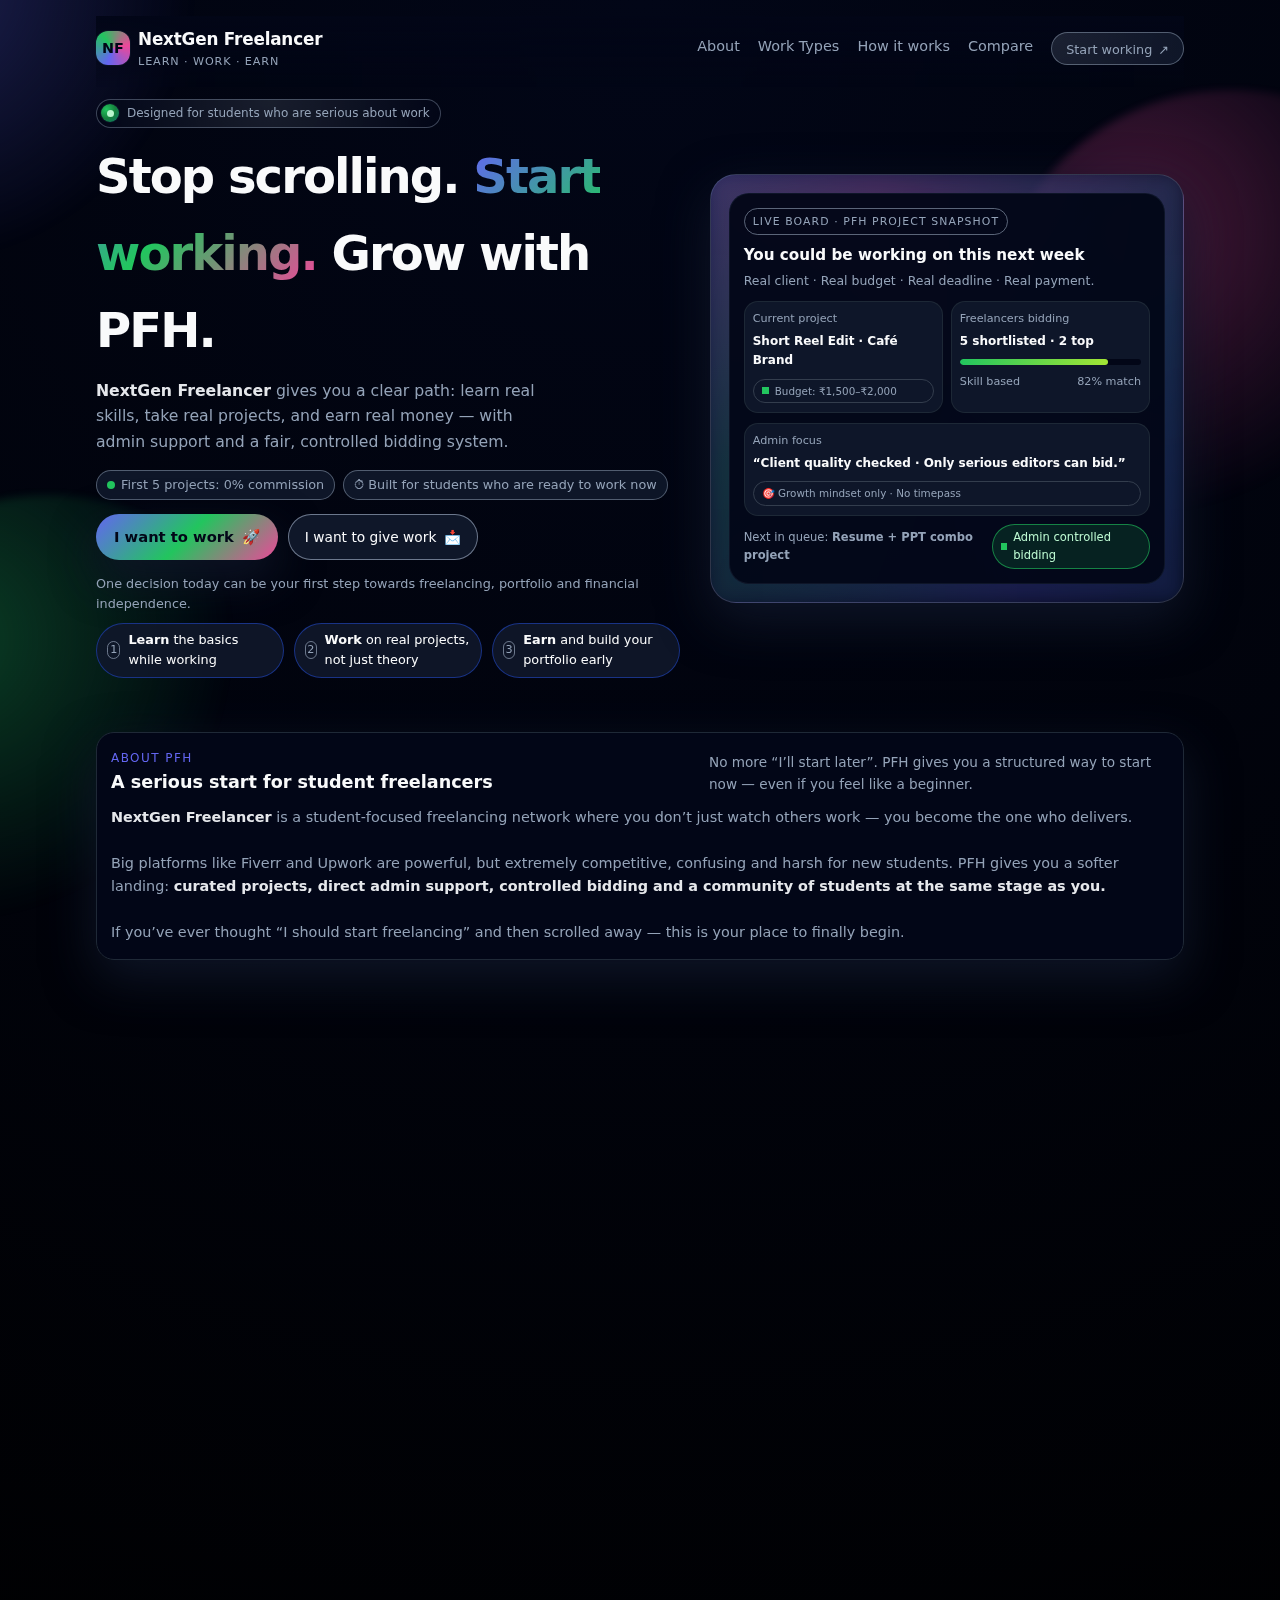
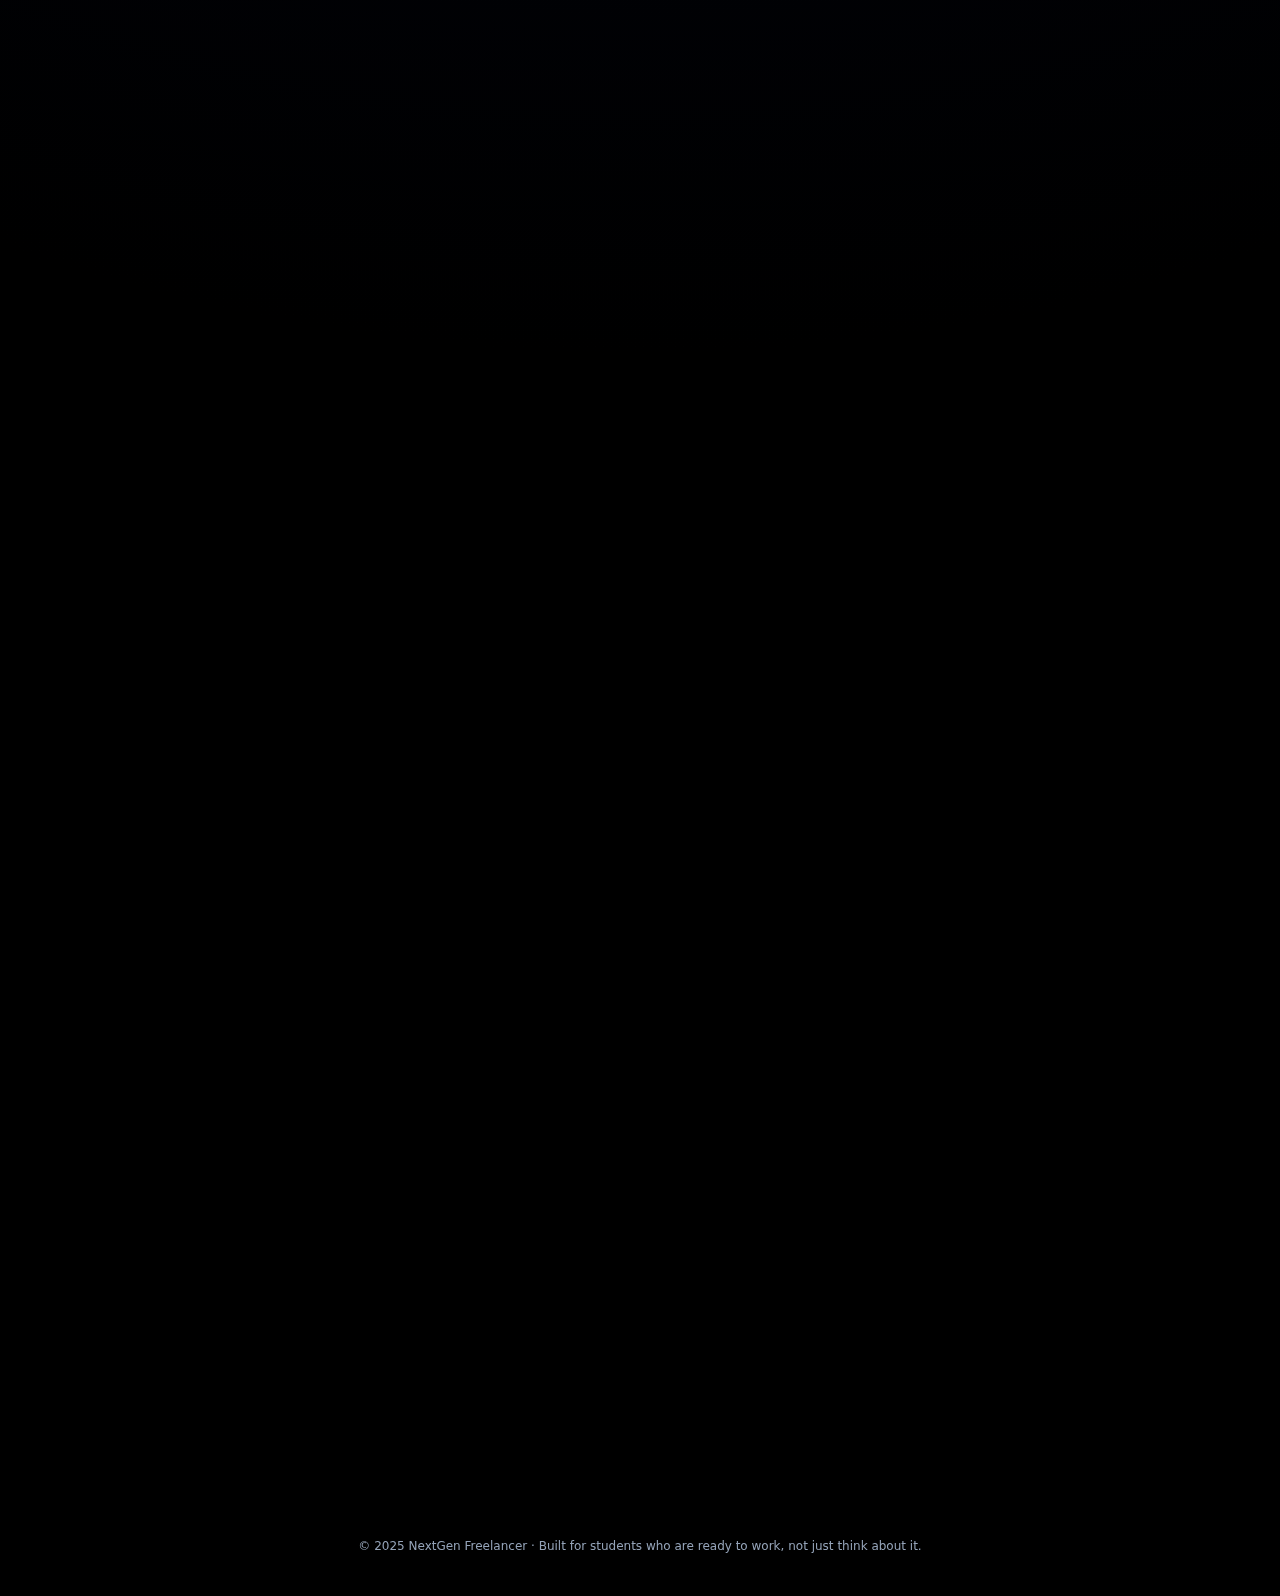
<file: D.HTML>
<!DOCTYPE html>
<html lang="en">
<head>
  <meta charset="UTF-8" />
  <title>NextGen Freelancer | Learn. Work. Earn.</title>
  <meta name="viewport" content="width=device-width, initial-scale=1.0" />
  <meta
    name="description"
    content="NextGen Freelancer is a student-powered freelancing network that helps college students start working on real projects, earn money and build their portfolio."
  />
  <style>
    :root {
      --bg: #020617;
      --card: #020617;
      --panel: #020617;
      --accent: #6366f1;
      --accent-2: #22c55e;
      --accent-soft: rgba(99, 102, 241, 0.12);
      --text-main: #f9fafb;
      --text-muted: #94a3b8;
      --border: #1f2937;
      --radius-lg: 18px;
      --radius-pill: 999px;
      --shadow-soft: 0 18px 50px rgba(15, 23, 42, 0.9);
      --gradient-main: linear-gradient(135deg, #6366f1, #22c55e, #ec4899);
    }

    * {
      box-sizing: border-box;
      margin: 0;
      padding: 0;
    }

    html {
      scroll-behavior: smooth;
    }

    body {
      font-family: system-ui, -apple-system, BlinkMacSystemFont, "SF Pro Text",
        "Segoe UI", sans-serif;
      background: radial-gradient(circle at top, #020617 0, #000 60%);
      color: var(--text-main);
      line-height: 1.6;
      min-height: 100vh;
      overflow-x: hidden;
      position: relative;
    }

    /* Background glow blobs */
    .blob {
      position: fixed;
      width: 480px;
      height: 480px;
      border-radius: 50%;
      background: radial-gradient(circle at 30% 30%, #6366f1, transparent 60%);
      opacity: 0.3;
      filter: blur(4px);
      pointer-events: none;
      z-index: -2;
      animation: float 22s ease-in-out infinite alternate;
    }
    .blob.blob-2 {
      background: radial-gradient(circle at 30% 30%, #22c55e, transparent 60%);
      top: 55%;
      left: -15%;
      animation-duration: 28s;
    }
    .blob.blob-3 {
      background: radial-gradient(circle at 30% 30%, #ec4899, transparent 60%);
      top: 10%;
      right: -15%;
      animation-duration: 26s;
    }
    @keyframes float {
      0% { transform: translate3d(0, 0, 0) scale(1); }
      50% { transform: translate3d(40px, -20px, 0) scale(1.05); }
      100% { transform: translate3d(-20px, 30px, 0) scale(0.97); }
    }

    .page {
      max-width: 1120px;
      margin: 0 auto;
      padding: 16px 16px 40px;
    }

    /* NAVBAR */
    .nav {
      display: flex;
      align-items: center;
      justify-content: space-between;
      padding: 10px 0 16px;
      position: sticky;
      top: 0;
      z-index: 40;
      backdrop-filter: blur(18px);
      background: linear-gradient(
        to bottom,
        rgba(2, 6, 23, 0.96),
        rgba(2, 6, 23, 0.6),
        transparent
      );
    }
    .logo {
      display: flex;
      align-items: center;
      gap: 8px;
    }
    .logo-mark {
      width: 34px;
      height: 34px;
      border-radius: 12px;
      background-image: conic-gradient(
        from 200deg,
        #6366f1,
        #22c55e,
        #ec4899,
        #6366f1
      );
      display: flex;
      align-items: center;
      justify-content: center;
      color: #020617;
      font-weight: 800;
      font-size: 0.9rem;
      box-shadow: 0 0 0 1px rgba(15, 23, 42, 0.75);
    }
    .logo-text-main {
      font-size: 1.05rem;
      font-weight: 700;
      letter-spacing: -0.01em;
    }
    .logo-text-sub {
      font-size: 0.7rem;
      color: var(--text-muted);
      text-transform: uppercase;
      letter-spacing: 0.08em;
    }
    .nav-links {
      display: flex;
      align-items: center;
      gap: 18px;
      font-size: 0.9rem;
    }
    .nav-links a {
      text-decoration: none;
      color: var(--text-muted);
      position: relative;
      padding-bottom: 3px;
      transition: color 0.18s;
    }
    .nav-links a::after {
      content: "";
      position: absolute;
      left: 0;
      bottom: 0;
      width: 0;
      height: 2px;
      border-radius: 999px;
      background: var(--gradient-main);
      transition: width 0.2s ease-out;
    }
    .nav-links a:hover {
      color: var(--text-main);
    }
    .nav-links a:hover::after {
      width: 100%;
    }
    .btn-nav {
      padding: 7px 14px;
      border-radius: var(--radius-pill);
      border: 1px solid rgba(148, 163, 184, 0.5);
      background: radial-gradient(
        circle at top left,
        rgba(148, 163, 184, 0.18),
        rgba(15, 23, 42, 0.95)
      );
      color: var(--text-main);
      font-size: 0.8rem;
      text-decoration: none;
      display: flex;
      align-items: center;
      gap: 6px;
      transition: border-color 0.18s, transform 0.08s, box-shadow 0.18s,
        background 0.18s;
    }
    .btn-nav:hover {
      border-color: var(--accent);
      transform: translateY(-1px);
      box-shadow: 0 14px 40px rgba(15, 23, 42, 0.9);
      background: radial-gradient(
        circle at top left,
        rgba(99, 102, 241, 0.25),
        rgba(15, 23, 42, 1)
      );
    }
    .nav-toggle {
      display: none;
      border-radius: var(--radius-pill);
      border: 1px solid rgba(148, 163, 184, 0.5);
      background: rgba(15, 23, 42, 0.96);
      padding: 6px 8px;
      cursor: pointer;
    }
    .nav-toggle span {
      display: block;
      width: 18px;
      height: 2px;
      background: #e5e7eb;
      margin: 3px 0;
      border-radius: 999px;
      transition: transform 0.2s, opacity 0.2s;
    }
    .nav-links-mobile {
      display: none;
      flex-direction: column;
      gap: 10px;
      margin-top: 8px;
      background: rgba(15, 23, 42, 0.96);
      border-radius: 14px;
      padding: 10px 12px;
      border: 1px solid rgba(31, 41, 55, 0.9);
    }
    .nav-links-mobile a {
      color: var(--text-muted);
      font-size: 0.9rem;
      text-decoration: none;
      padding: 4px 2px;
    }
    .nav-links-mobile a:hover {
      color: var(--text-main);
    }

    /* HERO */
    .hero {
      display: grid;
      grid-template-columns: minmax(0, 3.2fr) minmax(0, 2.6fr);
      gap: 30px;
      align-items: center;
      padding: 12px 0 26px;
    }
    .pill {
      display: inline-flex;
      align-items: center;
      gap: 8px;
      padding: 4px 10px 4px 4px;
      border-radius: var(--radius-pill);
      border: 1px solid rgba(148, 163, 184, 0.4);
      background: radial-gradient(
        circle at top,
        rgba(148, 163, 184, 0.16),
        rgba(2, 6, 23, 0.95)
      );
      font-size: 0.75rem;
      color: var(--text-muted);
      margin-bottom: 10px;
    }
    .pill-dot {
      width: 18px;
      height: 18px;
      border-radius: 999px;
      background: radial-gradient(
        circle at 30% 30%,
        #22c55e,
        #15803d,
        #0f766e
      );
      display: flex;
      align-items: center;
      justify-content: center;
      box-shadow: 0 0 0 1px rgba(15, 23, 42, 0.7);
    }
    .pill-dot-inner {
      width: 7px;
      height: 7px;
      border-radius: 999px;
      background: #bbf7d0;
      animation: ping 1.4s ease-out infinite;
    }
    @keyframes ping {
      0% { transform: scale(0.5); opacity: 1; }
      100% { transform: scale(1.9); opacity: 0; }
    }
    .hero-title {
      font-size: clamp(2.25rem, 4vw, 3rem);
      font-weight: 800;
      letter-spacing: -0.04em;
      margin-bottom: 10px;
    }
    .hero-title span {
      background-image: var(--gradient-main);
      background-clip: text;
      -webkit-background-clip: text;
      color: transparent;
    }
    .hero-sub {
      font-size: 0.98rem;
      color: var(--text-muted);
      max-width: 460px;
      margin-bottom: 16px;
    }
    .hero-sub strong {
      color: #e5e7eb;
      font-weight: 600;
    }
    .status-strip {
      display: flex;
      flex-wrap: wrap;
      gap: 8px;
      margin-bottom: 14px;
      font-size: 0.8rem;
    }
    .status-pill {
      border-radius: var(--radius-pill);
      border: 1px solid rgba(148, 163, 184, 0.5);
      padding: 4px 10px;
      color: var(--text-muted);
      background: rgba(15, 23, 42, 0.96);
      display: inline-flex;
      align-items: center;
      gap: 6px;
    }
    .status-pill span.dot {
      width: 8px;
      height: 8px;
      border-radius: 999px;
      background: #22c55e;
    }
    .hero-row {
      display: flex;
      flex-wrap: wrap;
      gap: 10px;
      margin-bottom: 14px;
    }
    .btn-primary {
      border-radius: var(--radius-pill);
      border: none;
      padding: 11px 18px;
      font-size: 0.92rem;
      font-weight: 600;
      cursor: pointer;
      background-image: var(--gradient-main);
      color: #020617;
      display: inline-flex;
      align-items: center;
      gap: 8px;
      text-decoration: none;
      box-shadow: 0 18px 45px rgba(15, 23, 42, 0.9);
      transition: transform 0.08s, box-shadow 0.12s, filter 0.12s;
    }
    .btn-primary:hover {
      transform: translateY(-1px);
      filter: brightness(1.05);
      box-shadow: 0 22px 60px rgba(15, 23, 42, 1);
    }
    .btn-primary:active {
      transform: translateY(1px) scale(0.99);
      box-shadow: 0 10px 25px rgba(15, 23, 42, 0.9);
    }
    .btn-ghost {
      border-radius: var(--radius-pill);
      border: 1px solid rgba(148, 163, 184, 0.7);
      padding: 10px 16px;
      font-size: 0.86rem;
      cursor: pointer;
      background: rgba(15, 23, 42, 0.98);
      color: var(--text-main);
      display: inline-flex;
      align-items: center;
      gap: 8px;
      text-decoration: none;
      transition: border-color 0.15s, background 0.15s, transform 0.08s;
    }
    .btn-ghost:hover {
      border-color: var(--accent);
      background: radial-gradient(
        circle at top left,
        rgba(99, 102, 241, 0.18),
        rgba(15, 23, 42, 1)
      );
      transform: translateY(-1px);
    }
    .hero-meta {
      font-size: 0.8rem;
      color: var(--text-muted);
      margin-top: 4px;
    }

    /* Hero right card */
    .hero-card {
      position: relative;
      border-radius: 26px;
      padding: 18px;
      background: radial-gradient(
        circle at top left,
        rgba(99, 102, 241, 0.3),
        rgba(2, 6, 23, 0.98)
      );
      box-shadow: var(--shadow-soft);
      border: 1px solid rgba(148, 163, 184, 0.3);
      overflow: hidden;
      isolation: isolate;
    }
    .hero-card::before {
      content: "";
      position: absolute;
      inset: -2px;
      background: conic-gradient(
        from 160deg,
        rgba(99, 102, 241, 0.5),
        rgba(34, 197, 94, 0.4),
        rgba(244, 114, 182, 0.5),
        rgba(56, 189, 248, 0.4),
        rgba(99, 102, 241, 0.5)
      );
      opacity: 0.4;
      filter: blur(10px);
      z-index: -1;
      animation: spin 22s linear infinite;
    }
    @keyframes spin {
      to { transform: rotate(360deg); }
    }
    .hero-card-inner {
      border-radius: 20px;
      background: rgba(2, 6, 23, 0.95);
      border: 1px solid rgba(15, 23, 42, 0.9);
      padding: 14px;
      font-size: 0.78rem;
    }
    .card-badge {
      display: inline-flex;
      align-items: center;
      gap: 7px;
      font-size: 0.68rem;
      padding: 4px 8px;
      border-radius: var(--radius-pill);
      border: 1px solid rgba(148, 163, 184, 0.6);
      color: var(--text-muted);
      margin-bottom: 8px;
      text-transform: uppercase;
      letter-spacing: 0.1em;
    }
    .card-title {
      font-size: 0.95rem;
      font-weight: 600;
      margin-bottom: 4px;
    }
    .card-sub {
      font-size: 0.78rem;
      color: var(--text-muted);
      margin-bottom: 10px;
    }
    .card-grid {
      display: grid;
      grid-template-columns: repeat(2, minmax(0, 1fr));
      gap: 8px;
      margin-bottom: 10px;
    }
    .mini-card {
      background: rgba(15, 23, 42, 0.96);
      border-radius: 14px;
      border: 1px solid rgba(31, 41, 55, 0.95);
      padding: 8px 8px 9px;
      font-size: 0.75rem;
      display: flex;
      flex-direction: column;
      gap: 4px;
    }
    .mini-label {
      color: var(--text-muted);
      font-size: 0.7rem;
    }
    .mini-main {
      font-weight: 600;
    }
    .progress-bar {
      width: 100%;
      height: 6px;
      border-radius: 999px;
      background: #020617;
      overflow: hidden;
      margin-top: 4px;
    }
    .progress-fill {
      height: 100%;
      border-radius: inherit;
      background-image: linear-gradient(90deg, #22c55e, #a3e635);
      width: 82%;
    }
    .pill-row {
      display: flex;
      justify-content: space-between;
      font-size: 0.7rem;
      color: var(--text-muted);
      margin-top: 4px;
    }
    .mini-chip {
      display: inline-flex;
      align-items: center;
      gap: 6px;
      font-size: 0.65rem;
      padding: 3px 8px;
      border-radius: var(--radius-pill);
      border: 1px solid rgba(55, 65, 81, 0.9);
      color: var(--text-muted);
      margin-top: 4px;
    }
    .card-footer {
      display: flex;
      justify-content: space-between;
      align-items: center;
      margin-top: 8px;
      font-size: 0.72rem;
      color: var(--text-muted);
    }
    .card-status-pill {
      border-radius: var(--radius-pill);
      padding: 3px 8px;
      border: 1px solid rgba(34, 197, 94, 0.6);
      color: #bbf7d0;
      background: rgba(22, 163, 74, 0.18);
      display: inline-flex;
      align-items: center;
      gap: 6px;
    }

    /* 3-step strip */
    .steps-strip {
      display: grid;
      grid-template-columns: repeat(auto-fit, minmax(160px, 1fr));
      gap: 10px;
      margin-top: 8px;
    }
    .strip-card {
      border-radius: 999px;
      border: 1px solid rgba(30, 64, 175, 0.7);
      padding: 6px 10px;
      font-size: 0.8rem;
      display: flex;
      align-items: center;
      gap: 8px;
      background: rgba(15, 23, 42, 0.9);
    }
    .strip-number {
      width: 18px;
      height: 18px;
      border-radius: 999px;
      border: 1px solid rgba(148, 163, 184, 0.7);
      display: flex;
      align-items: center;
      justify-content: center;
      font-size: 0.7rem;
      color: var(--text-muted);
    }

    /* Sections */
    section {
      margin-top: 28px;
      border-radius: var(--radius-lg);
      background: rgba(2, 6, 23, 0.98);
      border: 1px solid var(--border);
      padding: 16px 14px 15px;
      box-shadow: var(--shadow-soft);
    }
    .section-header {
      display: flex;
      justify-content: space-between;
      align-items: flex-end;
      gap: 10px;
      margin-bottom: 10px;
    }
    .section-kicker {
      font-size: 0.75rem;
      text-transform: uppercase;
      letter-spacing: 0.12em;
      color: var(--accent);
    }
    .section-title {
      font-size: 1.1rem;
      font-weight: 600;
    }
    .section-sub {
      font-size: 0.85rem;
      color: var(--text-muted);
      max-width: 460px;
    }

    .about-body {
      font-size: 0.9rem;
      color: var(--text-muted);
    }
    .about-body strong {
      color: #e5e7eb;
    }

    .pill-row-tags {
      display: flex;
      flex-wrap: wrap;
      gap: 8px;
      margin-top: 6px;
    }
    .tag {
      font-size: 0.75rem;
      padding: 4px 9px;
      border-radius: var(--radius-pill);
      border: 1px solid rgba(55, 65, 81, 0.9);
      color: var(--text-muted);
      background: rgba(15, 23, 42, 0.98);
      transition: border-color 0.16s, transform 0.08s, background 0.16s;
      cursor: default;
    }
    .tag:hover {
      border-color: var(--accent);
      transform: translateY(-1px);
      background: rgba(30, 64, 175, 0.55);
      color: #e5e7eb;
    }

    .steps-grid {
      display: grid;
      grid-template-columns: repeat(auto-fit, minmax(150px, 1fr));
      gap: 10px;
      margin-top: 10px;
    }
    .step-card {
      border-radius: 14px;
      border: 1px solid var(--border);
      background: radial-gradient(
        circle at top left,
        rgba(148, 163, 184, 0.18),
        rgba(2, 6, 23, 0.98)
      );
      padding: 8px 9px;
      font-size: 0.8rem;
      display: flex;
      flex-direction: column;
      gap: 4px;
    }
    .step-number-pill {
      width: 19px;
      height: 19px;
      border-radius: 999px;
      border: 1px solid rgba(148, 163, 184, 0.7);
      font-size: 0.7rem;
      display: flex;
      align-items: center;
      justify-content: center;
      color: var(--text-muted);
    }
    .step-title {
      font-size: 0.82rem;
      font-weight: 600;
    }
    .step-text {
      color: var(--text-muted);
    }

    .split {
      display: grid;
      grid-template-columns: minmax(0, 1.4fr) minmax(0, 1.2fr);
      gap: 10px;
      margin-top: 4px;
      font-size: 0.8rem;
    }
    .pseudo-card {
      border-radius: 14px;
      border: 1px solid var(--border);
      background: rgba(2, 6, 23, 0.98);
      padding: 8px 9px;
    }
    .pseudo-title {
      font-size: 0.82rem;
      font-weight: 600;
      margin-bottom: 4px;
    }
    .pseudo-meta {
      display: flex;
      justify-content: space-between;
      font-size: 0.74rem;
      color: var(--text-muted);
      margin-top: 6px;
    }
    .bullet-list {
      padding-left: 14px;
      color: var(--text-muted);
    }
    .bullet-list li {
      margin-bottom: 2px;
    }

    .columns-2 {
      display: grid;
      grid-template-columns: repeat(auto-fit, minmax(220px, 1fr));
      gap: 10px;
      margin-top: 8px;
    }
    .benefit-card {
      border-radius: 14px;
      border: 1px solid var(--border);
      background: rgba(2, 6, 23, 0.98);
      padding: 8px 9px;
      font-size: 0.82rem;
    }
    .benefit-card h3 {
      font-size: 0.86rem;
      margin-bottom: 4px;
    }
    .benefit-card ul {
      font-size: 0.8rem;
      color: var(--text-muted);
      padding-left: 14px;
    }
    .benefit-card li {
      margin-bottom: 2px;
    }

    .table-wrapper {
      overflow-x: auto;
      margin-top: 8px;
    }
    table {
      width: 100%;
      border-collapse: collapse;
      font-size: 0.78rem;
    }
    th,
    td {
      border: 1px solid var(--border);
      padding: 6px 7px;
      text-align: left;
      white-space: nowrap;
    }
    th {
      background: rgba(15, 23, 42, 0.98);
      font-weight: 600;
      color: #e5e7eb;
    }
    td:nth-child(2) {
      color: #bbf7d0;
    }
    td:nth-child(3),
    td:nth-child(4) {
      color: #fecaca;
    }
    .table-note {
      margin-top: 6px;
      font-size: 0.78rem;
      color: var(--text-muted);
    }

    .bullet-grid {
      display: grid;
      grid-template-columns: repeat(auto-fit, minmax(180px, 1fr));
      gap: 8px;
      margin-top: 8px;
      font-size: 0.8rem;
    }
    .bullet-item {
      display: flex;
      align-items: flex-start;
      gap: 8px;
      color: var(--text-muted);
    }
    .check {
      width: 16px;
      height: 16px;
      border-radius: 999px;
      border: 1px solid rgba(34, 197, 94, 0.7);
      display: flex;
      align-items: center;
      justify-content: center;
      font-size: 10px;
      color: #bbf7d0;
      flex-shrink: 0;
    }

    .cta-inner {
      display: flex;
      flex-direction: column;
      gap: 8px;
      font-size: 0.9rem;
    }
    .cta-buttons {
      display: flex;
      flex-wrap: wrap;
      gap: 10px;
      margin-top: 4px;
    }
    .cta-note {
      font-size: 0.78rem;
      color: var(--text-muted);
    }

    footer {
      text-align: center;
      margin-top: 18px;
      font-size: 0.75rem;
      color: var(--text-muted);
    }

    /* Scroll reveal */
    .reveal {
      opacity: 0;
      transform: translateY(16px);
      transition: opacity 0.5s ease-out, transform 0.5s ease-out;
    }
    .reveal.visible {
      opacity: 1;
      transform: translateY(0);
    }

    /* Responsive */
    @media (max-width: 768px) {
      .nav-links { display: none; }
      .nav-toggle { display: block; }
      .hero {
        grid-template-columns: minmax(0, 1fr);
        padding-top: 4px;
      }
      .hero-card { order: -1; }
      section {
        padding: 14px 12px 13px;
      }
      .section-header {
        flex-direction: column;
        align-items: flex-start;
      }
    }
  </style>
</head>
<body>
  <!-- Background blobs -->
  <div class="blob" style="top:-18%;left:-18%;"></div>
  <div class="blob blob-2"></div>
  <div class="blob blob-3"></div>

  <div class="page">
    <!-- NAVBAR -->
    <nav class="nav">
      <div class="logo">
        <div class="logo-mark">NF</div>
        <div>
          <div class="logo-text-main">NextGen Freelancer</div>
          <div class="logo-text-sub">Learn · Work · Earn</div>
        </div>
      </div>

      <div class="nav-links">
        <a href="#about">About</a>
        <a href="#services">Work Types</a>
        <a href="#how">How it works</a>
        <a href="#compare">Compare</a>
        <a href="#join" class="btn-nav">
          Start working <span>↗</span>
        </a>
      </div>

      <button class="nav-toggle" aria-label="Toggle navigation">
        <span></span><span></span><span></span>
      </button>
    </nav>

    <div class="nav-links-mobile" id="navMobile">
      <a href="#about">About</a>
      <a href="#services">Work Types</a>
      <a href="#how">How it works</a>
      <a href="#compare">Comparison</a>
      <a href="#join">Start working</a>
    </div>

    <!-- HERO -->
    <main class="hero">
      <div class="hero-left reveal">
        <div class="pill">
          <div class="pill-dot"><div class="pill-dot-inner"></div></div>
          Designed for students who are serious about work
        </div>
        <h1 class="hero-title">
          Stop scrolling. <span>Start working.</span> Grow with PFH.
        </h1>
        <p class="hero-sub">
          <strong>NextGen Freelancer</strong> gives you a clear path:
          learn real skills, take real projects, and earn real money —
          with admin support and a fair, controlled bidding system.
        </p>

        <div class="status-strip">
          <div class="status-pill">
            <span class="dot"></span> First 5 projects: 0% commission
          </div>
          <div class="status-pill">
            ⏱ Built for students who are ready to work now
          </div>
        </div>

        <div class="hero-row">
          <a href="https://forms.gle/ndrgv7BruBUSeE3A8" class="btn-primary">
            I want to work
            <span>🚀</span>
          </a>
          <a href="https://satya893.github.io/parulworkhub-/" class="btn-ghost">
            I want to give work
            <span>📩</span>
          </a>
        </div>

        <p class="hero-meta">
          One decision today can be your first step towards freelancing,
          portfolio and financial independence.
        </p>

        <div class="steps-strip">
          <div class="strip-card">
            <div class="strip-number">1</div>
            <span><strong>Learn</strong> the basics while working</span>
          </div>
          <div class="strip-card">
            <div class="strip-number">2</div>
            <span><strong>Work</strong> on real projects, not just theory</span>
          </div>
          <div class="strip-card">
            <div class="strip-number">3</div>
            <span><strong>Earn</strong> and build your portfolio early</span>
          </div>
        </div>
      </div>

      <!-- Right hero: motivation by showing real work -->
      <aside class="hero-card reveal">
        <div class="hero-card-inner">
          <div class="card-badge">LIVE BOARD · PFH PROJECT SNAPSHOT</div>
          <div class="card-title">You could be working on this next week</div>
          <div class="card-sub">
            Real client · Real budget · Real deadline · Real payment.
          </div>

          <div class="card-grid">
            <div class="mini-card">
              <div class="mini-label">Current project</div>
              <div class="mini-main">Short Reel Edit · Café Brand</div>
              <div class="mini-chip">
                <span class="dot" style="width:7px;height:7px;background:#22c55e;"></span>
                Budget: ₹1,500–₹2,000
              </div>
            </div>
            <div class="mini-card">
              <div class="mini-label">Freelancers bidding</div>
              <div class="mini-main">5 shortlisted · 2 top</div>
              <div class="progress-bar">
                <div class="progress-fill"></div>
              </div>
              <div class="pill-row">
                <span>Skill based</span>
                <span>82% match</span>
              </div>
            </div>
          </div>

          <div class="mini-card" style="margin-top:8px;">
            <div class="mini-label">Admin focus</div>
            <div class="mini-main">
              “Client quality checked · Only serious editors can bid.”
            </div>
            <div class="mini-chip">
              🎯 Growth mindset only · No timepass
            </div>
          </div>

          <div class="card-footer">
            <span>Next in queue: <strong>Resume + PPT combo project</strong></span>
            <span class="card-status-pill">
              <span class="dot" style="width:7px;height:7px;background:#22c55e;"></span>
              Admin controlled bidding
            </span>
          </div>
        </div>
      </aside>
    </main>

    <!-- ABOUT -->
    <section id="about" class="reveal">
      <div class="section-header">
        <div>
          <div class="section-kicker">About PFH</div>
          <h2 class="section-title">A serious start for student freelancers</h2>
        </div>
        <p class="section-sub">
          No more “I’ll start later”. PFH gives you a structured way to start
          now — even if you feel like a beginner.
        </p>
      </div>
      <div class="about-body">
        <p>
          <strong>NextGen Freelancer</strong> is a student-focused freelancing
          network where you don’t just watch others work — you become the one
          who delivers.
        </p>
        <br />
        <p>
          Big platforms like Fiverr and Upwork are powerful, but extremely
          competitive, confusing and harsh for new students. PFH gives you a
          softer landing:
          <strong>curated projects, direct admin support, controlled bidding and
          a community of students at the same stage as you.</strong>
        </p>
        <br />
        <p>
          If you’ve ever thought “I should start freelancing” and then scrolled
          away — this is your place to finally begin.
        </p>
      </div>
    </section>

    <!-- SERVICES -->
    <section id="services" class="reveal">
      <div class="section-header">
        <div>
          <div class="section-kicker">Work you can do inside PFH</div>
          <h2 class="section-title">Turn your skills into paid tasks</h2>
        </div>
        <p class="section-sub">
          You don’t need to know everything. Pick 1–2 strong skills and we help
          you use them on real work.
        </p>
      </div>
      <div class="pill-row-tags">
        <span class="tag">🎬 Video Editing (YouTube / Reels / Shorts)</span>
        <span class="tag">🎨 Poster & Canva Design</span>
        <span class="tag">✍️ Copy / Content Writing</span>
        <span class="tag">🕸 Web Design & UI/UX</span>
        <span class="tag">💼 Resume & CV Making</span>
        <span class="tag">📊 Presentation (PPT)</span>
        <span class="tag">📷 Photography & Photo Editing</span>
        <span class="tag">📚 Project & Assignment Help</span>
        <span class="tag">📑 Data Entry & Excel Work</span>
      </div>
    </section>

    <!-- HOW IT WORKS -->
    <section id="how" class="reveal">
      <div class="section-header">
        <div>
          <div class="section-kicker">Path for freelancers</div>
          <h2 class="section-title">From “interested” to “earning”</h2>
        </div>
        <p class="section-sub">
          5 clear steps. No confusion. No endless tutorial watching. Work +
          learn at the same time.
        </p>
      </div>
      <div class="steps-grid">
        <div class="step-card">
          <div class="step-number-pill">1</div>
          <div class="step-title">Fill the worker form</div>
          <div class="step-text">
            Share your skills, background and any previous work. We don’t demand
            5 years experience — just honesty.
          </div>
        </div>
        <div class="step-card">
          <div class="step-number-pill">2</div>
          <div class="step-title">Share your samples</div>
          <div class="step-text">
            Send your past work or small test work. We see if you’re serious and
            ready to improve.
          </div>
        </div>
        <div class="step-card">
          <div class="step-number-pill">3</div>
          <div class="step-title">Join the PFH group</div>
          <div class="step-text">
            Complete the final form, understand rules, pay a small entry fee and
            enter the official work group.
          </div>
        </div>
        <div class="step-card">
          <div class="step-number-pill">4</div>
          <div class="step-title">Bid on real projects</div>
          <div class="step-text">
            Admin posts projects with budget. You place bids with price + time +
            sample, just like a pro.
          </div>
        </div>
        <div class="step-card">
          <div class="step-number-pill">5</div>
          <div class="step-title">Deliver & get paid</div>
          <div class="step-text">
            Finish on time, get paid via UPI. <strong>First 5 projects:
            0% PFH commission</strong> to help you start fast.
          </div>
        </div>
      </div>
    </section>

    <!-- BIDDING -->
    <section class="reveal">
      <div class="section-header">
        <div>
          <div class="section-kicker">Bidding, but under control</div>
          <h2 class="section-title">Smart & admin-guided bidding system</h2>
        </div>
        <p class="section-sub">
          Competition is important, but toxic undercutting is not. PFH uses a
          guided process so work stays fair and focused.
        </p>
      </div>
      <div class="split">
        <div class="pseudo-card">
          <div class="pseudo-title">How a project looks inside PFH</div>
          <p>
            📌 <strong>NEW PROJECT – Instagram Reel Edit</strong><br />
            Brand: Local Café<br />
            Budget: ₹1,500 – ₹2,000<br />
            Length: 25–30 seconds<br />
            Deadline: 3 days
          </p>
          <p style="margin-top:6px;">
            <strong>To bid, freelancers send:</strong><br />
            • Their price<br />
            • Days required<br />
            • 1–2 work samples
          </p>
          <div class="pseudo-meta">
            <span>⏱ Bidding closes in 6 hours</span>
            <span>👀 Admin reviews every bid</span>
          </div>
        </div>
        <div class="pseudo-card">
          <div class="pseudo-title">Why this feels better than “wild bidding”</div>
          <ul class="bullet-list">
            <li>Only selected, serious freelancers are inside the group.</li>
            <li>Admin chooses based on skill + quality, not only lowest price.</li>
            <li>Client gets guidance, you get protection.</li>
            <li>You learn how to value your time & work correctly.</li>
          </ul>
          <p style="margin-top:6px;font-size:0.78rem;color:var(--text-muted);">
            It’s not just about winning the project. It’s about becoming the
            kind of freelancer who can keep winning consistently.
          </p>
        </div>
      </div>
    </section>

    <!-- BENEFITS -->
    <section class="reveal">
      <div class="section-header">
        <div>
          <div class="section-kicker">Why PFH makes sense</div>
          <h2 class="section-title">Benefits that push you to actually work</h2>
        </div>
        <p class="section-sub">
          You don’t need motivation posters. You need a system that makes
          working feel possible and worth it.
        </p>
      </div>
      <div class="columns-2">
        <div class="benefit-card">
          <h3>For Students & Freelancers</h3>
          <ul>
            <li>✅ First 5 projects → 0% PFH commission</li>
            <li>✅ Real Indian clients, no spam “offers”</li>
            <li>✅ Safe place to start, make mistakes and improve</li>
            <li>✅ Direct admin feedback instead of silence</li>
            <li>✅ Portfolio building while you’re still in college</li>
            <li>✅ Mindset shift: from “timepass” to “professional”</li>
          </ul>
        </div>
        <div class="benefit-card">
          <h3>For Clients & Work Givers</h3>
          <ul>
            <li>✅ Affordable, student-friendly pricing</li>
            <li>✅ Wide variety of skills in one network</li>
            <li>✅ Admin-monitored deadlines and quality</li>
            <li>✅ Simple WhatsApp-first communication</li>
            <li>✅ Great for recurring small and medium tasks</li>
            <li>✅ Support young talent instead of faceless agencies</li>
          </ul>
        </div>
      </div>
    </section>

    <!-- COMPARISON -->
    <section id="compare" class="reveal">
      <div class="section-header">
        <div>
          <div class="section-kicker">PFH vs big platforms</div>
          <h2 class="section-title">Where PFH fits in your journey</h2>
        </div>
        <p class="section-sub">
          Fiverr & Upwork are like huge stadiums. PFH is your training ground
          before you enter that stadium.
        </p>
      </div>
      <div class="table-wrapper">
        <table>
          <thead>
            <tr>
              <th>Feature</th>
              <th>PFH</th>
              <th>Fiverr</th>
              <th>Upwork</th>
            </tr>
          </thead>
          <tbody>
            <tr>
              <td>For beginners</td>
              <td>✅ Guided & student-friendly</td>
              <td>❌ Very competitive</td>
              <td>❌ Hard to get first job</td>
            </tr>
            <tr>
              <td>First 5 projects commission</td>
              <td>✅ 0% PFH cut</td>
              <td>❌ ~20% fee</td>
              <td>❌ ~20% fee</td>
            </tr>
            <tr>
              <td>Bidding style</td>
              <td>✅ Admin controlled</td>
              <td>❌ Open marketplace</td>
              <td>❌ Many random bids</td>
            </tr>
            <tr>
              <td>Support</td>
              <td>✅ Direct admin</td>
              <td>❌ Ticket-based</td>
              <td>❌ Ticket-based</td>
            </tr>
            <tr>
              <td>Focus</td>
              <td>🎓 Indian students</td>
              <td>🌍 Global</td>
              <td>🌍 Global</td>
            </tr>
            <tr>
              <td>What it feels like</td>
              <td>🤝 Community</td>
              <td>🏟 Marketplace</td>
              <td>🏟 Marketplace</td>
            </tr>
          </tbody>
        </table>
      </div>
      <p class="table-note">
        PFH is not competing with Fiverr or Upwork. It is a
        <strong>launchpad</strong> for students who want to build skills and
        confidence before jumping into global platforms.
      </p>
    </section>

    <!-- WHY US / MINDSET -->
    <section class="reveal">
      <div class="section-header">
        <div>
          <div class="section-kicker">Mindset</div>
          <h2 class="section-title">Why PFH pushes you to take action</h2>
        </div>
        <p class="section-sub">
          This is not a motivational quote page. It’s a structure that forces
          you (in a good way) to actually start.
        </p>
      </div>
      <div class="bullet-grid">
        <div class="bullet-item">
          <div class="check">✓</div>
          <div>Deadlines make you move. Real work doesn’t wait for mood.</div>
        </div>
        <div class="bullet-item">
          <div class="check">✓</div>
          <div>Being in a group of people working keeps you accountable.</div>
        </div>
        <div class="bullet-item">
          <div class="check">✓</div>
          <div>Admin can push you, correct you and also remove you if needed.</div>
        </div>
        <div class="bullet-item">
          <div class="check">✓</div>
          <div>Money for your work = natural motivation to give your best.</div>
        </div>
        <div class="bullet-item">
          <div class="check">✓</div>
          <div>Every project increases your confidence for the next one.</div>
        </div>
        <div class="bullet-item">
          <div class="check">✓</div>
          <div>
            Slowly you stop thinking “maybe one day” and start thinking “what’s
            the next project?”
          </div>
        </div>
      </div>
    </section>

    <!-- CTA -->
    <section id="cta" class="reveal">
      <div class="section-header">
        <div>
          <div class="section-kicker">Decision time</div>
          <h2 class="section-title">Your next project won’t find you on its own</h2>
        </div>
        <p class="section-sub">
          If you’re still reading, it means some part of you is ready. Give that
          part a chance.
        </p>
      </div>
      <div class="cta-inner" id="join">
        <p><strong>For students & freelancers:</strong></p>
        <div class="cta-buttons">
          <!-- TODO: replace # with your actual worker form link -->
          <a href="https://forms.gle/ndrgv7BruBUSeE3A8" class="btn-primary">
            Fill  Registration Form
            <span>📝</span>
          </a>
        </div>
        <p class="cta-note">
          After you submit the form, you’ll be contacted on WhatsApp with next
          steps, final membership form and group details.
        </p>
        <hr style="border-color:rgba(30,64,175,0.8);margin:8px 0;" />
        <p><strong>For clients & work givers:</strong></p>
        <div class="cta-buttons">
          <!-- TODO: replace # with your actual client form / work page link -->
          <a href="https://satya893.github.io/parulworkhub-/" class="btn-ghost">
            Submit a Project
            <span>📩</span>
          </a>
        </div>
        <p class="cta-note">
          Prefer direct chat? Message on WhatsApp:
          <strong>+91 87991 14279</strong> and share your requirements.
        </p>
      </div>
    </section>

    <footer>
      © 2025 NextGen Freelancer · Built for students who are ready to work,
      not just think about it.
    </footer>
  </div>

  <script>
    // Mobile nav toggle
    const navToggle = document.querySelector(".nav-toggle");
    const navMobile = document.getElementById("navMobile");

    navToggle.addEventListener("click", () => {
      const isOpen = navMobile.style.display === "flex";
      navMobile.style.display = isOpen ? "none" : "flex";
      const spans = navToggle.querySelectorAll("span");
      if (!isOpen) {
        spans[0].style.transform = "translateY(5px) rotate(45deg)";
        spans[1].style.opacity = "0";
        spans[2].style.transform = "translateY(-5px) rotate(-45deg)";
      } else {
        spans[0].style.transform = "";
        spans[1].style.opacity = "1";
        spans[2].style.transform = "";
      }
    });

    // Close mobile nav on link click
    navMobile.querySelectorAll("a").forEach((a) => {
      a.addEventListener("click", () => {
        navMobile.style.display = "none";
        const spans = navToggle.querySelectorAll("span");
        spans[0].style.transform = "";
        spans[1].style.opacity = "1";
        spans[2].style.transform = "";
      });
    });

    // Scroll reveal
    const reveals = document.querySelectorAll(".reveal");
    const observer = new IntersectionObserver(
      (entries) => {
        entries.forEach((entry) => {
          if (entry.isIntersecting) {
            entry.target.classList.add("visible");
            observer.unobserve(entry.target);
          }
        });
      },
      { threshold: 0.2 }
    );

    reveals.forEach((el) => observer.observe(el));
  </script>
</body>
</html>
</file>
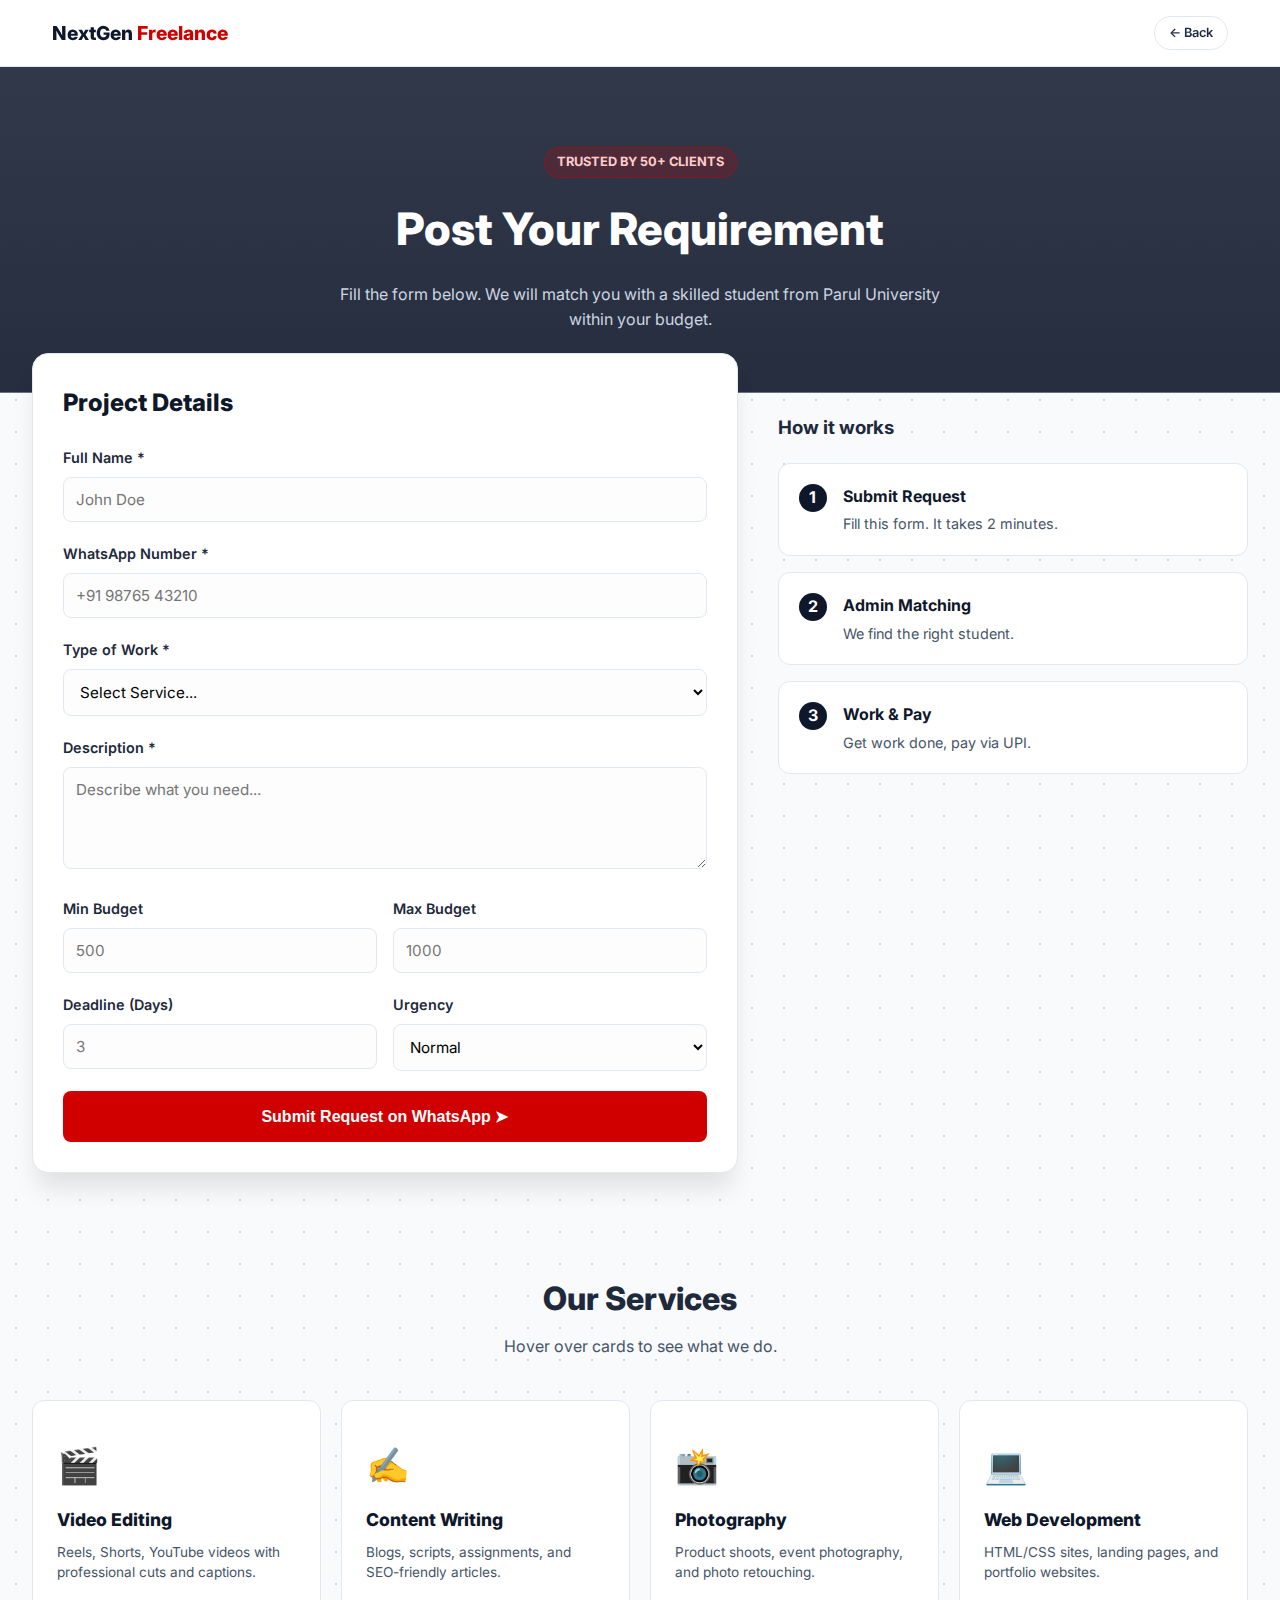
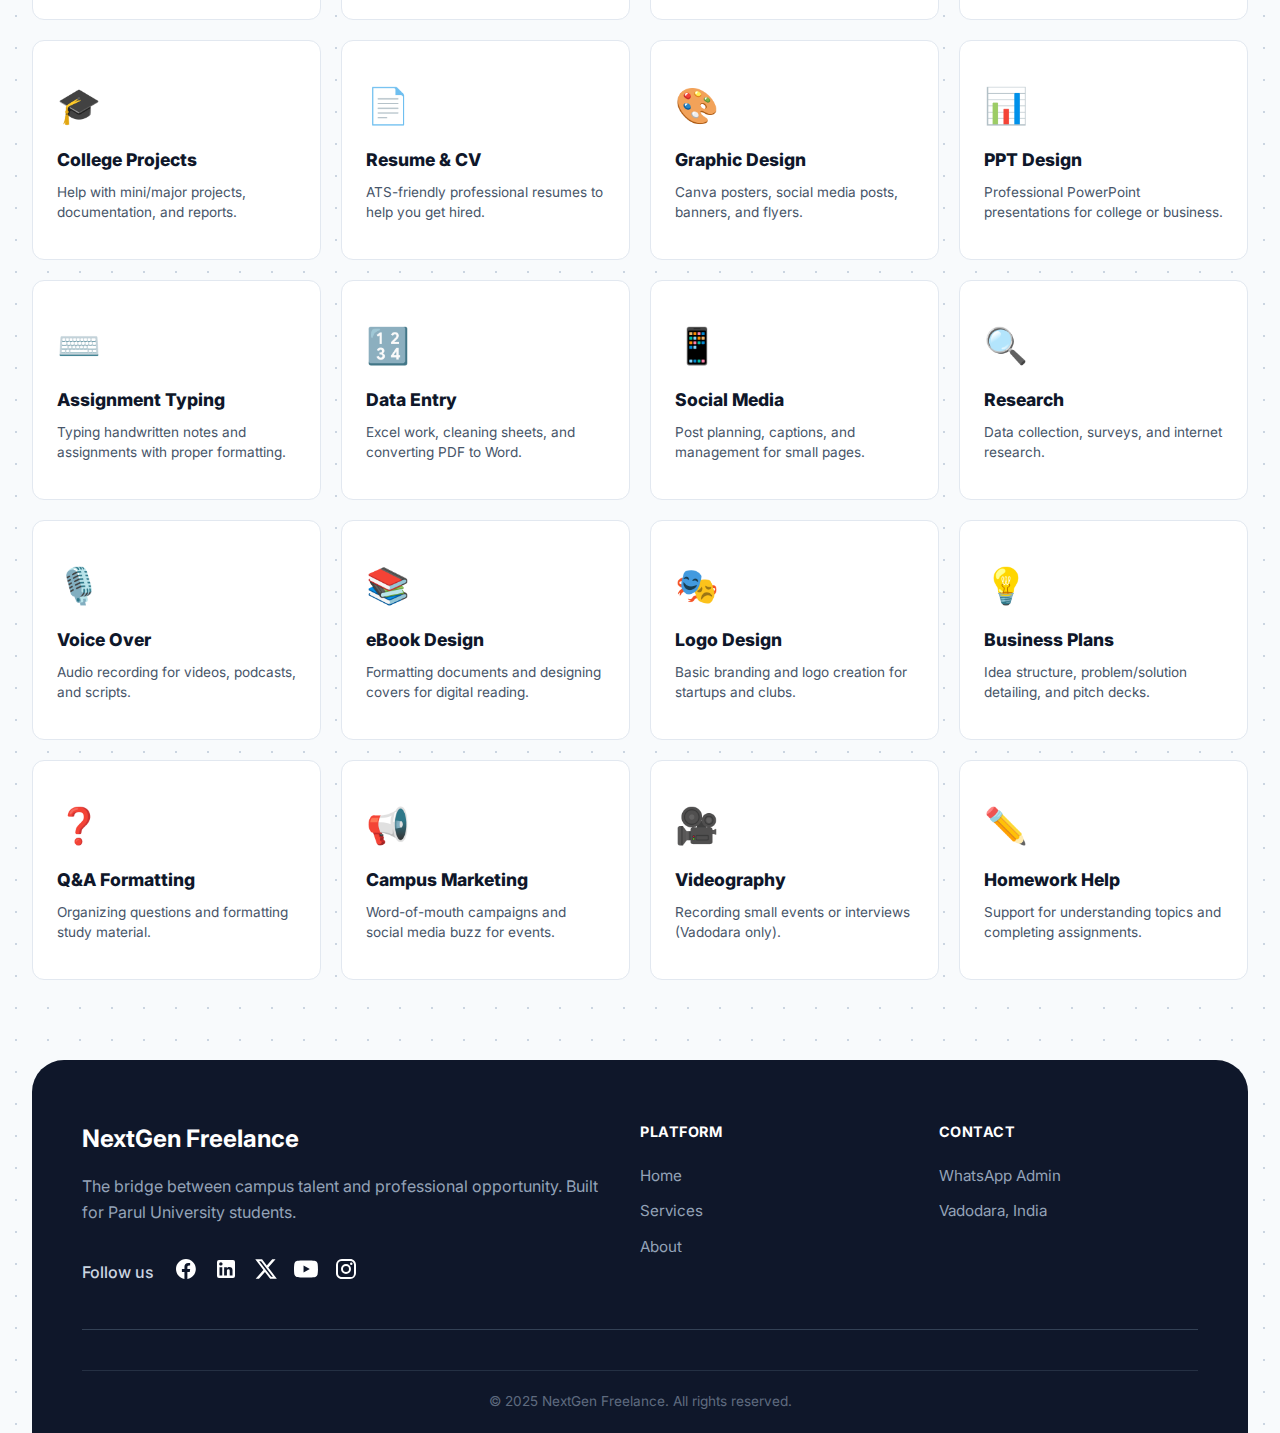
<file: hire.html>
<!DOCTYPE html>
<html lang="en">
<head>
  <meta charset="UTF-8" />
  <title>Post a Project | NextGen Freelance</title>
  <meta name="viewport" content="width=device-width, initial-scale=1.0" />
  
  <link rel="preconnect" href="https://fonts.googleapis.com">
  <link rel="preconnect" href="https://fonts.gstatic.com" crossorigin>
  <link href="https://fonts.googleapis.com/css2?family=Inter:wght@300;400;500;600;700;800&display=swap" rel="stylesheet">

  <style>
    :root {
      --bg-white: #ffffff;
      --bg-light: #f8fafc;
      --bg-dark: #0f172a;
      --primary: #d00000;
      --primary-hover: #b00000;
      --text-main: #1e293b;
      --text-body: #475569;
      --border: #e2e8f0;
    }

    * { box-sizing: border-box; margin: 0; padding: 0; }
    
    body {
      font-family: 'Inter', sans-serif;
      background-color: var(--bg-light);
      background-image: radial-gradient(#cbd5e1 1px, transparent 1px);
      background-size: 32px 32px;
      color: var(--text-main);
      line-height: 1.6;
    }

    a { text-decoration: none; color: inherit; transition: 0.2s; }
    ul { list-style: none; }

    .container { max-width: 95%; margin: 0 auto; padding: 0 20px; }
    .section { padding: 0px 0; }
    .text-center { text-align: center; }

    /* NAVBAR */
    .navbar {
      background: rgba(255, 255, 255, 0.95);
      backdrop-filter: blur(10px);
      border-bottom: 1px solid var(--border);
      padding: 16px 0;
      position: sticky; top: 0; z-index: 100;
    }
    .nav-inner { display: flex; justify-content: space-between; align-items: center; }
    .logo { font-size: 1.2rem; font-weight: 800; color: var(--bg-dark); text-decoration: none; }
    .logo span { color: var(--primary); }
    .nav-btn-back {
      padding: 6px 14px; border: 1px solid var(--border); border-radius: 50px;
      background: white; font-size: 0.8rem; font-weight: 600; text-decoration: none; color: var(--text-main);
    }
    .nav-btn-back:hover { border-color: var(--primary); color: var(--primary); }

    /* HEADER */
    .page-header {
      background: linear-gradient(rgba(15, 23, 42, 0.85), rgba(15, 23, 42, 0.9)), 
                  url('https://images.unsplash.com/photo-1519389950473-47ba0277781c?ixlib=rb-4.0.3&auto=format&fit=crop&w=1200&q=80');
      background-size: cover; background-position: center;
      padding: 80px 0 60px; text-align: center; color: white; margin-bottom: 40px;
    }
    .page-header h1 { font-size: clamp(2rem, 5vw, 2.8rem); font-weight: 800; margin-bottom: 16px; }
    .page-header p { color: #cbd5e1; max-width: 600px; margin: 0 auto; font-size: 1rem; }
    .badge {
      display: inline-block; padding: 4px 12px; background: rgba(208, 0, 0, 0.2);
      border: 1px solid rgba(208, 0, 0, 0.4); color: #ffcccc; border-radius: 50px;
      font-size: 0.8rem; font-weight: 700; text-transform: uppercase; margin-bottom: 16px;
    }

    /* FORM LAYOUT */
    .form-layout {
      display: grid; grid-template-columns: 1.2fr 0.8fr; gap: 40px;
      margin-top: -80px; align-items: start;
    }

    .form-card {
      background: white; padding: 30px; border-radius: 16px;
      box-shadow: 0 20px 25px -5px rgba(0, 0, 0, 0.1); border: 1px solid var(--border);
      position: relative; z-index: 10;
    }
    .form-group { margin-bottom: 20px; }
    .form-group label { display: block; font-weight: 600; margin-bottom: 8px; font-size: 0.9rem; }
    .form-group input, .form-group select, .form-group textarea {
      width: 100%; padding: 12px; border: 1px solid var(--border); border-radius: 8px;
      font-size: 0.95rem; font-family: 'Inter', sans-serif; background: #fdfdfd;
    }
    .form-group input:focus, .form-group select:focus, .form-group textarea:focus {
      outline: none; border-color: var(--primary); background: white;
    }
    .form-row { display: grid; grid-template-columns: 1fr 1fr; gap: 16px; }
    
    .btn-submit {
      width: 100%; background: var(--primary); color: white; border: none; padding: 16px;
      border-radius: 8px; font-size: 1rem; font-weight: 700; cursor: pointer; transition: 0.2s;
    }
    .btn-submit:hover { background: var(--primary-hover); transform: translateY(-2px); }

    /* SIDEBAR */
    .info-sidebar { padding-top: 60px; }
    .step-card {
      background: white; padding: 20px; border-radius: 12px; border: 1px solid var(--border);
      margin-bottom: 16px; display: flex; gap: 16px; align-items: flex-start;
    }
    .step-num {
      background: var(--bg-dark); color: white; width: 28px; height: 28px; border-radius: 50%;
      display: flex; align-items: center; justify-content: center; font-weight: 700; flex-shrink: 0;
    }
    .step-content h4 { font-weight: 700; margin-bottom: 4px; color: var(--bg-dark); }
    .step-content p { font-size: 0.9rem; color: var(--text-body); line-height: 1.5; }

    /* MESSAGES */
    .message-box {
      padding: 16px; border-radius: 8px; margin-bottom: 20px; font-size: 0.95rem; display: none;
    }
    .error { background: #fef2f2; color: #991b1b; border: 1px solid #fecaca; }
    .success { background: #f0fdf4; color: #166534; border: 1px solid #bbf7d0; }

    /* SERVICES GRID */
    .services-grid {
      display: grid; grid-template-columns: repeat(auto-fill, minmax(240px, 1fr));
      gap: 20px; margin-top: 40px;
    }
    .service-card {
      background: white; border-radius: 12px; border: 1px solid var(--border);
      transition: all 0.4s ease; position: relative; overflow: hidden;
      height: 220px; padding: 24px; display: flex; flex-direction: column; justify-content: center;
    }
    .service-bg {
      position: absolute; top: 0; left: 0; width: 100%; height: 100%;
      background-size: cover; background-position: center; opacity: 0;
      transition: opacity 0.4s ease, transform 0.6s ease; z-index: 0;
    }
    .service-overlay {
      position: absolute; top: 0; left: 0; width: 100%; height: 100%;
      background: rgba(0, 0, 0, 0.75); opacity: 0; transition: opacity 0.4s ease; z-index: 1;
    }
    .service-card h3, .service-card p, .service-icon { position: relative; z-index: 2; transition: 0.3s; }
    .service-card h3 { font-size: 1.1rem; font-weight: 800; margin-bottom: 8px; color: var(--bg-dark); }
    .service-card p { font-size: 0.85rem; color: var(--text-body); line-height: 1.5; }
    .service-icon { font-size: 2.2rem; margin-bottom: 12px; }

    /* Hover Effects */
    .service-card:hover { transform: translateY(-5px); border-color: transparent; box-shadow: 0 15px 30px rgba(0,0,0,0.1); }
    .service-card:hover .service-bg { opacity: 1; transform: scale(1.1); }
    .service-card:hover .service-overlay { opacity: 1; }
    .service-card:hover h3, .service-card:hover p { color: white; }
    .service-card:hover .service-icon { transform: scale(1.1); }

   /* FOOTER STYLES */
    footer { 
      background: var(--bg-dark); 
      color: #94a3b8; 
      padding: 60px 0 20px; 
      margin-top: 80px; 
      border-radius: 32px 32px 0 0;
    }
    
    .footer-top {
      display: grid; 
      grid-template-columns: 2fr 1fr 1fr; 
      gap: 40px;
      margin-bottom: 40px; 
      padding-bottom: 40px; 
      border-bottom: 1px solid #334155;
    }
    
    .footer-brand h3 { 
      color: white; 
      margin-bottom: 16px; 
      font-size: 1.5rem; 
    }
    
    .footer-links h4 { 
      color: white; 
      margin-bottom: 20px; 
      font-size: 0.9rem; 
      text-transform: uppercase; 
      letter-spacing: 0.5px;
    }
    
    .footer-links ul li { 
      margin-bottom: 10px; 
    }
    
    .footer-links ul li a {
      color: #94a3b8; 
      text-decoration: none; 
      font-size: 0.95rem;
      transition: color 0.2s ease;
    }
    
    .footer-links ul li a:hover {
      color: var(--primary);
    }

    /* Social Icons Styling */
    .footer-social { 
      margin-top: 32px; 
      display: flex; 
      align-items: center; 
      gap: 20px; 
    }
    
    .social-label { 
      font-size: 1rem; 
      font-weight: 500; 
      color: #cbd5e1; 
    }
    
    .social-icons { 
      display: flex; 
      gap: 16px; 
      align-items: center; 
    }
    
    .social-link svg { 
      width: 24px; 
      height: 24px; 
      fill: #ffffff; 
      transition: fill 0.2s ease, transform 0.2s ease; 
    }
    
    .social-link:hover svg { 
      fill: var(--primary); 
      transform: translateY(-3px);
    }

    /* Footer Responsive */
    @media (max-width: 900px) {
      .footer-top { 
        grid-template-columns: 1fr; 
        text-align: center; 
        gap: 30px;
      }
      .footer-social { 
        justify-content: center; 
        flex-direction: column;
        gap: 12px;
      }
    }
    /* --- RESPONSIVE MEDIA QUERIES --- */
    @media (max-width: 900px) {
      .form-layout { grid-template-columns: 1fr; margin-top: 0; }
      .form-card { margin-top: -30px; } /* Less overlap */
      .info-sidebar { padding-top: 0; order: 2; margin-bottom: 40px; }
      .footer-top { grid-template-columns: 1fr; text-align: center; }
      .footer-social { flex-direction: column; justify-content: center; }
    }

    @media (max-width: 600px) {
      .form-card { padding: 20px; margin-top: 0; }
      .page-header { padding: 40px 0; margin-bottom: 20px; }
      .form-row { grid-template-columns: 1fr; } /* Stack inputs */
      .services-grid { grid-template-columns: 1fr; } /* Stack services */
      .service-card { height: auto; min-height: 180px; }
    }
  </style>
</head>
<body>
  
  <nav class="navbar">
    <div class="container nav-inner">
      <a href="index.html" class="logo">NextGen <span>Freelance</span></a>
      <a href="index.html" class="nav-btn-back">← Back</a>
    </div>
  </nav>

  <header class="page-header">
    <div class="container">
      <div class="badge">Trusted by 50+ Clients</div>
      <h1>Post Your Requirement</h1>
      <p>Fill the form below. We will match you with a skilled student from Parul University within your budget.</p>
    </div>
  </header>

  <div class="container section">
    <div class="form-layout">
      
      <!-- FORM -->
      <div class="form-card">
        <h2 style="margin-bottom: 24px; font-weight: 800; color: var(--bg-dark);">Project Details</h2>
        
        <div id="error-message" class="message-box error"></div>
        <div id="success-message" class="message-box success" style="display:none;">
          ✅ <strong>Request Generated!</strong><br>Opening WhatsApp to send your details to our Admin...
        </div>
        
        <form id="work-request-form">
          <div class="form-group"><label>Full Name *</label><input type="text" id="full-name" required placeholder="John Doe"></div>
          <div class="form-group"><label>WhatsApp Number *</label><input type="tel" id="contact-number" required placeholder="+91 98765 43210"></div>
          <div class="form-group">
            <label>Type of Work *</label>
            <select id="work-type" required>
              <option value="">Select Service...</option>
              <option value="Video Editing">Video Editing</option>
              <option value="Content Writing">Content Writing</option>
              <option value="Photography">Photography</option>
              <option value="Web Development">Web Development</option>
              <option value="Project Assistance">College Project</option>
              <option value="Resume Making">Resume Making</option>
              <option value="Graphic Design">Graphic Design</option>
              <option value="PPT Design">PPT Design</option>
              <option value="Assignment Typing">Assignment Typing</option>
              <option value="Data Entry">Data Entry</option>
              <option value="Social Media">Social Media</option>
              <option value="Research">Research</option>
              <option value="Voice Over">Voice Over</option>
              <option value="eBook Design">eBook Design</option>
              <option value="Logo Design">Logo Design</option>
              <option value="Business Plan">Business Plan</option>
              <option value="Q&A Formatting">Q&A Formatting</option>
              <option value="Marketing">Campus Marketing</option>
              <option value="Videography">Videography</option>
              <option value="Homework Help">Homework Help</option>
              <option value="Other">Other</option>
            </select>
          </div>
          <div class="form-group"><label>Description *</label><textarea id="work-description" rows="4" required placeholder="Describe what you need..."></textarea></div>
          <div class="form-row">
            <div class="form-group"><label>Min Budget</label><input type="number" id="budget-min" required placeholder="500"></div>
            <div class="form-group"><label>Max Budget</label><input type="number" id="budget-max" required placeholder="1000"></div>
          </div>
          <div class="form-row">
            <div class="form-group"><label>Deadline (Days)</label><input type="number" id="days-to-complete" required placeholder="3"></div>
            <div class="form-group"><label>Urgency</label><select id="urgency"><option>Normal</option><option>Urgent</option></select></div>
          </div>
          
          <button type="submit" id="submit-btn" class="btn-submit">Submit Request on WhatsApp ➤</button>
        </form>
      </div>

      <!-- SIDEBAR -->
      <div class="info-sidebar">
        <h3 style="margin-bottom: 20px;">How it works</h3>
        <div class="step-card">
          <div class="step-num">1</div>
          <div class="step-content"><h4>Submit Request</h4><p>Fill this form. It takes 2 minutes.</p></div>
        </div>
        <div class="step-card">
          <div class="step-num">2</div>
          <div class="step-content"><h4>Admin Matching</h4><p>We find the right student.</p></div>
        </div>
        <div class="step-card">
          <div class="step-num">3</div>
          <div class="step-content"><h4>Work & Pay</h4><p>Get work done, pay via UPI.</p></div>
        </div>
      </div>
    </div>

<!-- SERVICES LIST SECTION -->
    <div style="margin-top: 100px;">
      <h2 class="text-center" style="font-weight: 800; font-size: 2rem; margin-bottom: 10px;">Our Services</h2>
      <p class="text-center" style="color: var(--text-body); max-width:600px; margin:0 auto; margin-bottom: 40px;">Hover over cards to see what we do.</p>

      <div class="services-grid">
        
        <!-- 1. Video Editing -->
        <div class="service-card">
          <div class="service-bg" style="background-image: url('https://images.unsplash.com/photo-1536240478700-b869070f9279?auto=format&fit=crop&w=600&q=80');"></div>
          <div class="service-overlay"></div>
          <div class="service-icon">🎬</div>
          <h3>Video Editing</h3>
          <p>Reels, Shorts, YouTube videos with professional cuts and captions.</p>
        </div>

        <!-- 2. Content Writing -->
        <div class="service-card">
          <div class="service-bg" style="background-image: url('https://images.unsplash.com/photo-1455390582262-044cdead277a?auto=format&fit=crop&w=600&q=80');"></div>
          <div class="service-overlay"></div>
          <div class="service-icon">✍️</div>
          <h3>Content Writing</h3>
          <p>Blogs, scripts, assignments, and SEO-friendly articles.</p>
        </div>

        <!-- 3. Photography -->
        <div class="service-card">
          <div class="service-bg" style="background-image: url('https://images.unsplash.com/photo-1516035069371-29a1b244cc32?auto=format&fit=crop&w=600&q=80');"></div>
          <div class="service-overlay"></div>
          <div class="service-icon">📸</div>
          <h3>Photography</h3>
          <p>Product shoots, event photography, and photo retouching.</p>
        </div>

        <!-- 4. Web Dev -->
        <div class="service-card">
          <div class="service-bg" style="background-image: url('https://images.unsplash.com/photo-1498050108023-c5249f4df085?auto=format&fit=crop&w=600&q=80');"></div>
          <div class="service-overlay"></div>
          <div class="service-icon">💻</div>
          <h3>Web Development</h3>
          <p>HTML/CSS sites, landing pages, and portfolio websites.</p>
        </div>

        <!-- 5. College Project -->
        <div class="service-card">
          <div class="service-bg" style="background-image: url('https://images.unsplash.com/photo-1522202176988-66273c2fd55f?auto=format&fit=crop&w=600&q=80');"></div>
          <div class="service-overlay"></div>
          <div class="service-icon">🎓</div>
          <h3>College Projects</h3>
          <p>Help with mini/major projects, documentation, and reports.</p>
        </div>

        <!-- 6. Resume/CV -->
        <div class="service-card">
          <div class="service-bg" style="background-image: url('https://images.unsplash.com/photo-1586281380349-632531db7ed4?auto=format&fit=crop&w=600&q=80');"></div>
          <div class="service-overlay"></div>
          <div class="service-icon">📄</div>
          <h3>Resume & CV</h3>
          <p>ATS-friendly professional resumes to help you get hired.</p>
        </div>

        <!-- 7. Graphic Design -->
        <div class="service-card">
          <div class="service-bg" style="background-image: url('https://images.unsplash.com/photo-1626785774573-4b799314346d?auto=format&fit=crop&w=600&q=80');"></div>
          <div class="service-overlay"></div>
          <div class="service-icon">🎨</div>
          <h3>Graphic Design</h3>
          <p>Canva posters, social media posts, banners, and flyers.</p>
        </div>

        <!-- 8. PPT Design -->
        <div class="service-card">
          <div class="service-bg" style="background-image: url('https://images.unsplash.com/photo-1542626991-cbc4e32524cc?auto=format&fit=crop&w=600&q=80');"></div>
          <div class="service-overlay"></div>
          <div class="service-icon">📊</div>
          <h3>PPT Design</h3>
          <p>Professional PowerPoint presentations for college or business.</p>
        </div>

        <!-- 9. Assignment Typing -->
        <div class="service-card">
          <div class="service-bg" style="background-image: url('https://images.unsplash.com/photo-1488190211105-8b0e65b80b4e?auto=format&fit=crop&w=600&q=80');"></div>
          <div class="service-overlay"></div>
          <div class="service-icon">⌨️</div>
          <h3>Assignment Typing</h3>
          <p>Typing handwritten notes and assignments with proper formatting.</p>
        </div>

        <!-- 10. Data Entry -->
        <div class="service-card">
          <div class="service-bg" style="background-image: url('https://images.unsplash.com/photo-1551288049-bebda4e38f71?auto=format&fit=crop&w=600&q=80');"></div>
          <div class="service-overlay"></div>
          <div class="service-icon">🔢</div>
          <h3>Data Entry</h3>
          <p>Excel work, cleaning sheets, and converting PDF to Word.</p>
        </div>

        <!-- 11. Social Media -->
        <div class="service-card">
          <div class="service-bg" style="background-image: url('https://images.unsplash.com/photo-1611162617474-5b21e879e113?auto=format&fit=crop&w=600&q=80');"></div>
          <div class="service-overlay"></div>
          <div class="service-icon">📱</div>
          <h3>Social Media</h3>
          <p>Post planning, captions, and management for small pages.</p>
        </div>

        <!-- 12. Research -->
        <div class="service-card">
          <div class="service-bg" style="background-image: url('https://images.unsplash.com/photo-1434030216411-0b793f4b4173?auto=format&fit=crop&w=600&q=80');"></div>
          <div class="service-overlay"></div>
          <div class="service-icon">🔍</div>
          <h3>Research</h3>
          <p>Data collection, surveys, and internet research.</p>
        </div>

        <!-- 13. Voice Over -->
        <div class="service-card">
          <div class="service-bg" style="background-image: url('https://images.unsplash.com/photo-1590602847861-f357a9332bbc?auto=format&fit=crop&w=600&q=80');"></div>
          <div class="service-overlay"></div>
          <div class="service-icon">🎙️</div>
          <h3>Voice Over</h3>
          <p>Audio recording for videos, podcasts, and scripts.</p>
        </div>

        <!-- 14. eBook -->
        <div class="service-card">
          <div class="service-bg" style="background-image: url('https://images.unsplash.com/photo-1544716278-ca5e3f4abd8c?auto=format&fit=crop&w=600&q=80');"></div>
          <div class="service-overlay"></div>
          <div class="service-icon">📚</div>
          <h3>eBook Design</h3>
          <p>Formatting documents and designing covers for digital reading.</p>
        </div>

        <!-- 15. Logo Design -->
        <div class="service-card">
          <div class="service-bg" style="background-image: url('https://images.unsplash.com/photo-1626785774625-ddcddc3445e9?auto=format&fit=crop&w=600&q=80');"></div>
          <div class="service-overlay"></div>
          <div class="service-icon">🎭</div>
          <h3>Logo Design</h3>
          <p>Basic branding and logo creation for startups and clubs.</p>
        </div>

        <!-- 16. Business Plan -->
        <div class="service-card">
          <div class="service-bg" style="background-image: url('https://images.unsplash.com/photo-1460925895917-afdab827c52f?auto=format&fit=crop&w=600&q=80');"></div>
          <div class="service-overlay"></div>
          <div class="service-icon">💡</div>
          <h3>Business Plans</h3>
          <p>Idea structure, problem/solution detailing, and pitch decks.</p>
        </div>

        <!-- 17. Q&A Formatting -->
        <div class="service-card">
          <div class="service-bg" style="background-image: url('https://images.unsplash.com/photo-1606326608606-aa0b62935f2b?auto=format&fit=crop&w=600&q=80');"></div>
          <div class="service-overlay"></div>
          <div class="service-icon">❓</div>
          <h3>Q&A Formatting</h3>
          <p>Organizing questions and formatting study material.</p>
        </div>

        <!-- 18. Marketing -->
        <div class="service-card">
          <div class="service-bg" style="background-image: url('https://images.unsplash.com/photo-1557838923-2985c318be48?auto=format&fit=crop&w=600&q=80');"></div>
          <div class="service-overlay"></div>
          <div class="service-icon">📢</div>
          <h3>Campus Marketing</h3>
          <p>Word-of-mouth campaigns and social media buzz for events.</p>
        </div>

        <!-- 19. Videography -->
        <div class="service-card">
          <div class="service-bg" style="background-image: url('https://images.unsplash.com/photo-1492691527719-9d1e07e534b4?auto=format&fit=crop&w=600&q=80');"></div>
          <div class="service-overlay"></div>
          <div class="service-icon">🎥</div>
          <h3>Videography</h3>
          <p>Recording small events or interviews (Vadodara only).</p>
        </div>

        <!-- 20. Homework Help -->
        <div class="service-card">
          <div class="service-bg" style="background-image: url('https://images.unsplash.com/photo-1434030216411-0b793f4b4173?auto=format&fit=crop&w=600&q=80');"></div>
          <div class="service-overlay"></div>
          <div class="service-icon">✏️</div>
          <h3>Homework Help</h3>
          <p>Support for understanding topics and completing assignments.</p>
        </div>

      </div>
    </div>

<footer>
    <div class="container">
      <div class="footer-top">
        
        <!-- Column 1: Brand & Socials -->
        <div class="footer-brand">
          <h3>NextGen Freelance</h3>
          <p>The bridge between campus talent and professional opportunity. Built for Parul University students.</p>
          
          <!-- Social Media Icons -->
          <div class="footer-social">
            <span class="social-label">Follow us</span>
            <div class="social-icons">
              <a href="#" class="social-link" aria-label="Facebook"><svg viewBox="0 0 24 24"><path d="M12 2.04C6.5 2.04 2 6.53 2 12.06C2 17.06 5.66 21.21 10.44 21.96V14.96H7.9V12.06H10.44V9.85C10.44 7.34 11.93 5.96 14.15 5.96C15.21 5.96 16.12 6.04 16.12 6.04V8.51H15.01C13.77 8.51 13.38 9.28 13.38 10.07V12.06H16.16L15.72 14.96H13.38V21.96C18.16 21.21 21.82 17.06 21.82 12.06C21.82 6.53 17.32 2.04 12 2.04Z"/></svg></a>
              <a href="#" class="social-link" aria-label="LinkedIn"><svg viewBox="0 0 24 24"><path d="M19 3A2 2 0 0 1 21 5V19A2 2 0 0 1 19 21H5A2 2 0 0 1 3 19V5A2 2 0 0 1 5 3H19M18.5 18.5V13.2A3.26 3.26 0 0 0 15.24 9.94C14.39 9.94 13.4 10.46 12.92 11.24V10.13H10.13V18.5H12.92V13.57C12.92 12.8 13.54 12.17 14.31 12.17A1.4 1.4 0 0 1 15.71 13.57V18.5H18.5M6.88 8.56A1.68 1.68 0 0 0 8.56 6.88C8.56 5.95 7.81 5.19 6.88 5.19A1.69 1.69 0 0 0 5.19 6.88C5.19 7.81 5.95 8.56 6.88 8.56M8.27 18.5V10.13H5.5V18.5H8.27Z"/></svg></a>
              <a href="#" class="social-link" aria-label="X (Twitter)"><svg viewBox="0 0 24 24"><path d="M18.244 2.25h3.308l-7.227 8.26 8.502 11.24H16.17l-5.214-6.817L4.99 21.75H1.68l7.73-8.835L1.254 2.25H8.08l4.713 6.231zm-1.161 17.52h1.833L7.084 4.126H5.117z"/></svg></a>
              <a href="#" class="social-link" aria-label="YouTube"><svg viewBox="0 0 24 24"><path d="M23.498 6.186a3.016 3.016 0 0 0-2.122-2.136C19.505 3.545 12 3.545 12 3.545s-7.505 0-9.377.505A3.017 3.017 0 0 0 .502 6.186C0 8.07 0 12 0 12s0 3.93.502 5.814a3.016 3.016 0 0 0 2.122 2.136c1.871.505 9.376.505 9.376.505s7.505 0 9.377-.505a3.015 3.015 0 0 0 2.122-2.136C24 15.93 24 12 24 12s0-3.93-.502-5.814zM9.545 15.568V8.432L15.818 12l-6.273 3.568z"/></svg></a>
              <a href="#" class="social-link" aria-label="Instagram"><svg viewBox="0 0 24 24"><path d="M7.8,2H16.2C19.4,2 22,4.6 22,7.8V16.2A5.8,5.8 0 0,1 16.2,22H7.8C4.6,22 2,19.4 2,16.2V7.8A5.8,5.8 0 0,1 7.8,2M7.6,4A3.6,3.6 0 0,0 4,7.6V16.4C4,18.39 5.61,20 7.6,20H16.4A3.6,3.6 0 0,0 20,16.4V7.6C20,5.61 18.39,4 16.4,4H7.6M17.25,5.5A1.25,1.25 0 0,1 18.5,6.75A1.25,1.25 0 0,1 17.25,8A1.25,1.25 0 0,1 16,6.75A1.25,1.25 0 0,1 17.25,5.5M12,7A5,5 0 0,1 17,12A5,5 0 0,1 12,17A5,5 0 0,1 7,12A5,5 0 0,1 12,7M12,9A3,3 0 0,0 9,12A3,3 0 0,0 12,15A3,3 0 0,0 15,12A3,3 0 0,0 12,9Z"/></svg></a>
            </div>
          </div>
        </div>

        <!-- Column 2: Platform Links -->
        <div class="footer-links">
          <h4>Platform</h4>
          <ul>
            <li><a href="index.html">Home</a></li>
            <li><a href="index.html#services">Services</a></li>
            <li><a href="index.html#about">About</a></li>
          </ul>
        </div>

        <!-- Column 3: Contact Info -->
        <div class="footer-links">
          <h4>Contact</h4>
          <ul>
            <li><a href="https://wa.me/918799114279">WhatsApp Admin</a></li>
            <li><a href="#">Vadodara, India</a></li>
          </ul>
        </div>
      </div>

      <!-- Copyright -->
      <div style="text-align: center; font-size: 0.85rem; opacity: 0.6; border-top: 1px solid #334155; padding-top: 20px;">
        &copy; 2025 NextGen Freelance. All rights reserved.
      </div>
    </div>
  </footer>
  <script>
    const form = document.getElementById('work-request-form');
    const submitBtn = document.getElementById('submit-btn');
    const errorMsg = document.getElementById('error-message');
    const successMsg = document.getElementById('success-message');

    form.addEventListener('submit', function(e) {
      e.preventDefault();
      
      errorMsg.style.display = 'none';
      successMsg.style.display = 'none';

      const fullName = document.getElementById('full-name').value;
      const contact = document.getElementById('contact-number').value;
      const type = document.getElementById('work-type').value;
      const desc = document.getElementById('work-description').value;
      const min = document.getElementById('budget-min').value;
      const max = document.getElementById('budget-max').value;
      const days = document.getElementById('days-to-complete').value;
      const urgency = document.getElementById('urgency').value;

      if(parseFloat(max) < parseFloat(min)) {
        errorMsg.textContent = "Error: Max budget cannot be less than Min budget.";
        errorMsg.style.display = 'block';
        return;
      }

      const message = `*🚀 New Work Request - NextGen*%0A%0A*👤 Client:* ${fullName}%0A*📞 Contact:* ${contact}%0A*📂 Type:* ${type}%0A*🔥 Urgency:* ${urgency}%0A%0A*📝 Description:* %0A${desc}%0A%0A*💰 Budget:* ₹${min} - ₹${max}%0A*⏱️ Deadline:* ${days} Days`;

      const whatsappNumber = "918799114279"; 
      const url = `https://wa.me/${whatsappNumber}?text=${message}`;

      submitBtn.innerHTML = "Opening WhatsApp...";
      submitBtn.disabled = true;
      successMsg.style.display = 'block';

      setTimeout(() => {
        window.open(url, '_blank');
        submitBtn.innerHTML = "Submit Request on WhatsApp ➤";
        submitBtn.disabled = false;
        form.reset();
      }, 1500);
    });
  </script>
</body>
</html>
</file>
